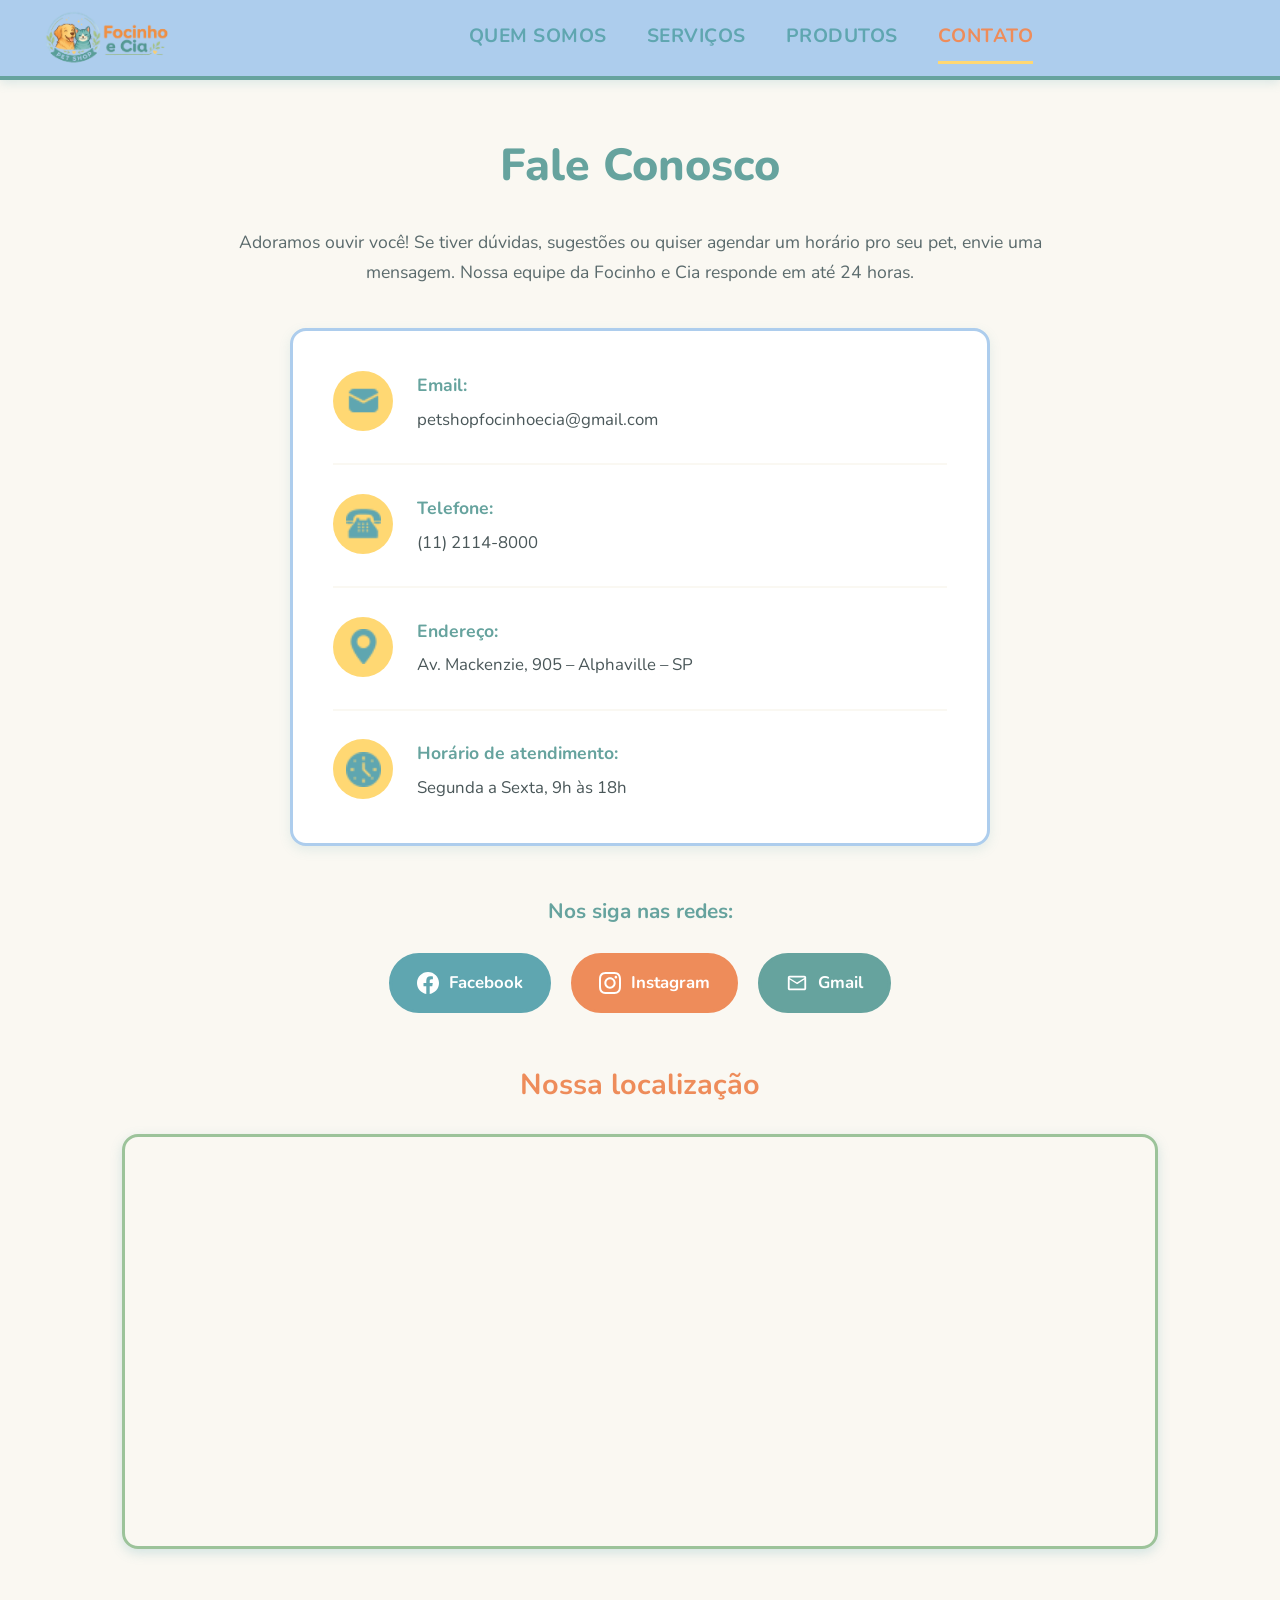
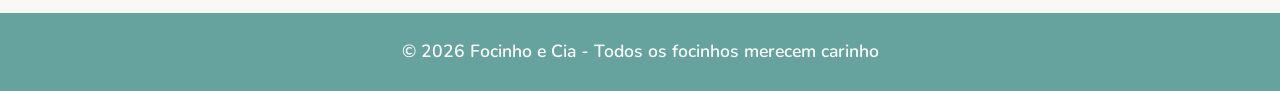
<file: contato.html>
<!DOCTYPE html>
<html lang="pt-BR">
<head>
    <meta charset="UTF-8">
    <meta name="viewport" content="width=device-width, initial-scale=1.0">
    <link rel="stylesheet" href="contato.css">
    <link rel="preconnect" href="https://fonts.googleapis.com">
    <link rel="preconnect" href="https://fonts.gstatic.com" crossorigin>
    <link href="https://fonts.googleapis.com/css2?family=Nunito:wght@400;600;700;800&display=swap" rel="stylesheet">
    <link rel="icon" type="image/png" href="img/logo-focinho-cia.png">
    <title>Contato - Focinho e Cia</title>
</head>
<body>

    <header>
        <div class="logo-header">
            <a href="index.html" class="logo-link">
                <img src="img/logo-focinho-cia.png" alt="Logo Focinho e Cia - Voltar para página inicial" class="logo-img">
            </a>
        </div>

        <button class="menu-hamburger" aria-label="Abrir menu">
            <span></span>
            <span></span>
            <span></span>
        </button>

        <nav class="menu-nav">
            <a href="quemSomos.html">Quem somos</a>
            <a href="servicos.html">Serviços</a>
            <a href="produtos.html">Produtos</a>
            <a href="contato.html" class="active">Contato</a>
        </nav>
    </header>

    <main>
        <section class="container">
            <h2>Fale Conosco</h2>

            <p>
                Adoramos ouvir você! Se tiver dúvidas, sugestões ou quiser agendar um horário pro seu pet,
                envie uma mensagem. Nossa equipe da Focinho e Cia responde em até 24 horas.
            </p>

            <!-- CONTATOS -->
            <div class="contatos-box">
                <div class="contato-item">
                    <span class="contato-icone"><img src="img/contato/email.png" alt="Ícone Email"></span>
                    <div>
                        <strong>Email:</strong>
                        <p>petshopfocinhoecia@gmail.com</p>
                    </div>
                </div>

                <div class="contato-item">
                    <span class="contato-icone"><img src="img/contato/telefone.png" alt="Ícone Telefone"></span>
                    <div>
                        <strong>Telefone:</strong>
                        <p>(11) 2114-8000</p>
                    </div>
                </div>

                <div class="contato-item">
                    <span class="contato-icone"><img src="img/contato/endereco.png" alt="Ícone Endereço"></span>
                    <div>
                        <strong>Endereço:</strong>
                        <p>Av. Mackenzie, 905 – Alphaville – SP</p>
                    </div>
                </div>

                <div class="contato-item">
                    <span class="contato-icone"><img src="img/contato/atendimento.png" alt="Ícone Horário"></span>
                    <div>
                        <strong>Horário de atendimento:</strong>
                        <p>Segunda a Sexta, 9h às 18h</p>
                    </div>
                </div>
            </div>

            <!-- BOTÕES SOCIAIS -->
            <div class="social-botoes">
                <h4>Nos siga nas redes:</h4>
                <div class="botoes-wrapper">
                    <a href="https://www.facebook.com/share/1GeWh5Vkji/?mibextid=wwXIfr" target="_blank" class="btn-social btn-facebook" aria-label="Facebook da Focinho e Cia">
                        <svg viewBox="0 0 24 24" width="22" height="22" fill="currentColor">
                            <path d="M24 12.073c0-6.627-5.373-12-12-12s-12 5.373-12 12c0 5.99 4.388 10.954 10.125 11.854v-8.385H7.078v-3.47h3.047V9.43c0-3.007 1.792-4.669 4.533-4.669 1.312 0 2.686.235 2.686.235v2.953H15.83c-1.491 0-1.956.925-1.956 1.874v2.25h3.328l-.532 3.47h-2.796v8.385C19.612 23.027 24 18.062 24 12.073z"/>
                        </svg>
                        Facebook
                    </a>
                    
                    <a href="https://www.instagram.com/petshopfocinhoecia/" target="_blank" class="btn-social btn-instagram" aria-label="Instagram da Focinho e Cia">
                        <svg viewBox="0 0 24 24" width="22" height="22" fill="currentColor">
                            <path d="M12 2.163c3.204 0 3.584.012 4.85.07 3.252.148 4.771 1.691 4.919 4.919.058 1.265.069 1.645.069 4.849 0 3.205-.012 3.584-.069 4.849-.149 3.225-1.664 4.771-4.919 4.919-1.266.058-1.644.07-4.85.07-3.204 0-3.584-.012-4.849-.07-3.26-.149-4.771-1.699-4.919-4.92-.058-1.265-.07-1.644-.07-4.849 0-3.204.013-3.583.07-4.849.149-3.227 1.664-4.771 4.919-4.919 1.266-.057 1.645-.069 4.849-.069zm0-2.163c-3.259 0-3.667.014-4.947.072-4.358.2-6.78 2.618-6.98 6.98-.059 1.281-.073 1.689-.073 4.948 0 3.259.014 3.668.072 4.948.2 4.358 2.618 6.78 6.98 6.98 1.281.058 1.689.072 4.948.072 3.259 0 3.668-.014 4.948-.072 4.354-.2 6.782-2.618 6.979-6.98.059-1.28.073-1.689.073-4.948 0-3.259-.014-3.667-.072-4.947-.196-4.354-2.617-6.78-6.979-6.98-1.281-.059-1.69-.073-4.949-.073zm0 5.838c-3.403 0-6.162 2.759-6.162 6.162s2.759 6.163 6.162 6.163 6.162-2.759 6.162-6.163c0-3.403-2.759-6.162-6.162-6.162zm0 10.162c-2.209 0-4-1.79-4-4 0-2.209 1.791-4 4-4s4 1.791 4 4c0 2.21-1.791 4-4 4zm6.406-11.845c-.796 0-1.441.645-1.441 1.44s.645 1.44 1.441 1.44c.795 0 1.439-.645 1.439-1.44s-.644-1.44-1.439-1.44z"/>
                        </svg>
                        Instagram
                    </a>

                    <a href="mailto:petshopfocinhoecia@gmail.com" class="btn-social btn-email" aria-label="Enviar email para Focinho e Cia">
                        <svg viewBox="0 0 24 24" width="22" height="22" fill="white" xmlns="http://www.w3.org/2000/svg">
                            <path d="M22 6c0-1.1-.9-2-2-2H4c-1.1 0-2 .9-2 2v12c0 1.1.9 2 2 2h16c1.1 0 2-.9 2-2V6zm-2 0v.5l-8 5-8-5V6h16zm0 12H4V8.2l7.4 4.6c.5.3 1.1.3 1.6 0L20 8.2V18z"/>
                        </svg>
                        Gmail
                    </a>
                </div>
            </div>

            <!-- MAPA -->
            <h3>Nossa localização</h3>
            <div class="mapa-container">
                <iframe 
                    src="https://www.google.com/maps/embed?pb=!1m18!1m12!1m3!1d3657.880904861384!2d-46.826332!3d-23.531447!2m3!1f0!2f0!3f0!3m2!1i1024!2i768!4f13.1!3m3!1m2!1s0x94cf01f5f1a8b8b9%3A0x5f3e8c9c8c8c!2sAv.%20Mackenzie%2C%20905%20-%20Alphaville%20Industrial%2C%20Barueri%20-%20SP!5e0!3m2!1spt-BR!2sbr!4v1710000000000!5m2!1spt-BR!2sbr"
                    width="100%" 
                    height="400" 
                    style="border:0;" 
                    allowfullscreen=""
                    loading="lazy" 
                    referrerpolicy="no-referrer-when-downgrade">
                </iframe>
            </div>
        </section>
    </main>

    <footer>
        <p>© 2026 Focinho e Cia - Todos os focinhos merecem carinho</p>
    </footer>

    <!-- BOTÃO FLUTUANTE VOLTAR AO TOPO -->
    <button class="topo-float" id="topo-float" aria-label="Voltar ao topo">
        <svg xmlns="http://www.w3.org/2000/svg" width="24" height="24" viewBox="0 0 24 24" fill="none" stroke="white" stroke-width="2.5">
            <path d="M18 15l-6-6-6 6"/>
        </svg>
        <span class="topo-tooltip">Voltar ao topo</span>
    </button>

    <script>
        // MENU SANDUÍCHE
        const btnHamburger = document.querySelector('.menu-hamburger');
        const menuNav = document.querySelector('.menu-nav');

        btnHamburger.addEventListener('click', () => {
            menuNav.classList.toggle('active');
            btnHamburger.classList.toggle('active');
        });

        document.querySelectorAll('.menu-nav a').forEach(link => {
            link.addEventListener('click', () => {
                menuNav.classList.remove('active');
                btnHamburger.classList.remove('active');
            });
        });

        // BOTÃO VOLTAR AO TOPO
        const btnTopo = document.getElementById('topo-float');

        window.addEventListener('scroll', () => {
            if (window.scrollY > 300) {
                btnTopo.classList.add('visivel');
            } else {
                btnTopo.classList.remove('visivel');
            }
        });

        btnTopo.addEventListener('click', () => {
            window.scrollTo({
                top: 0,
                behavior: 'smooth'
            });
        });
    </script>
</body>
</html>
</file>
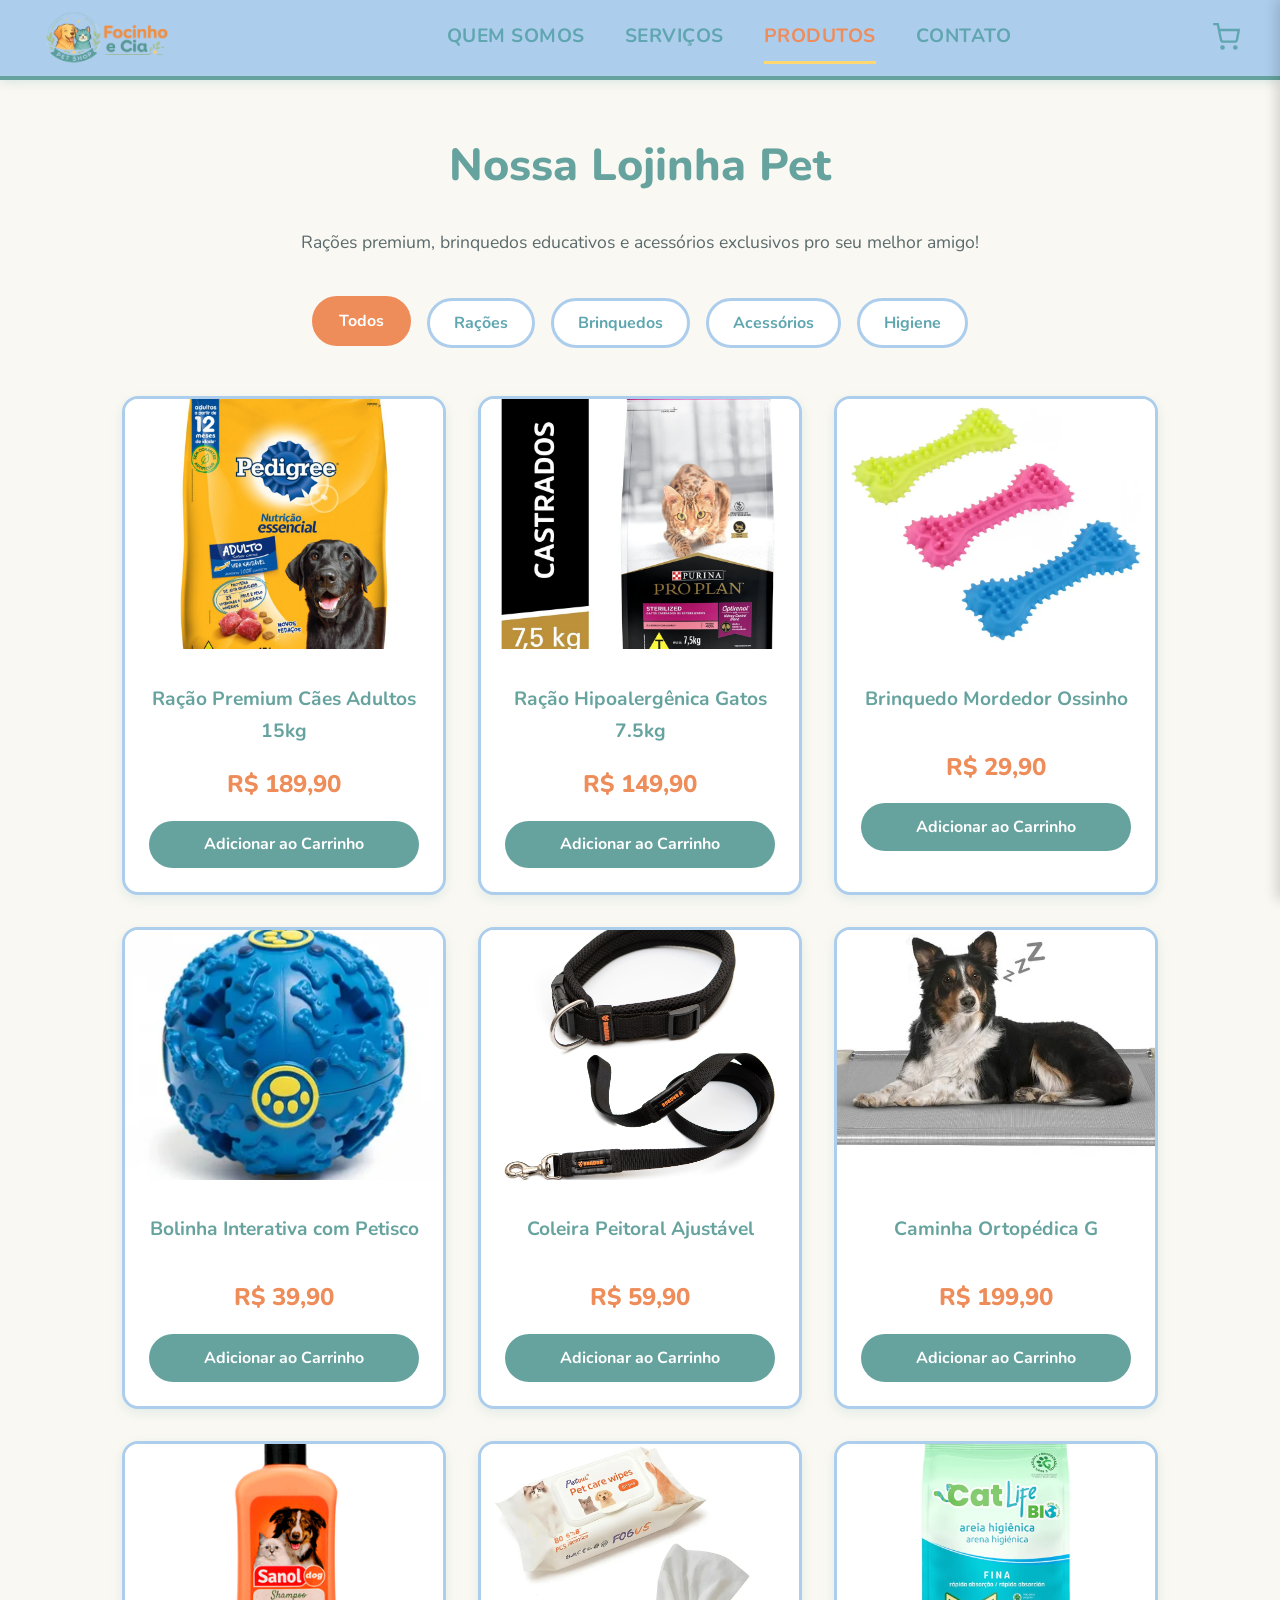
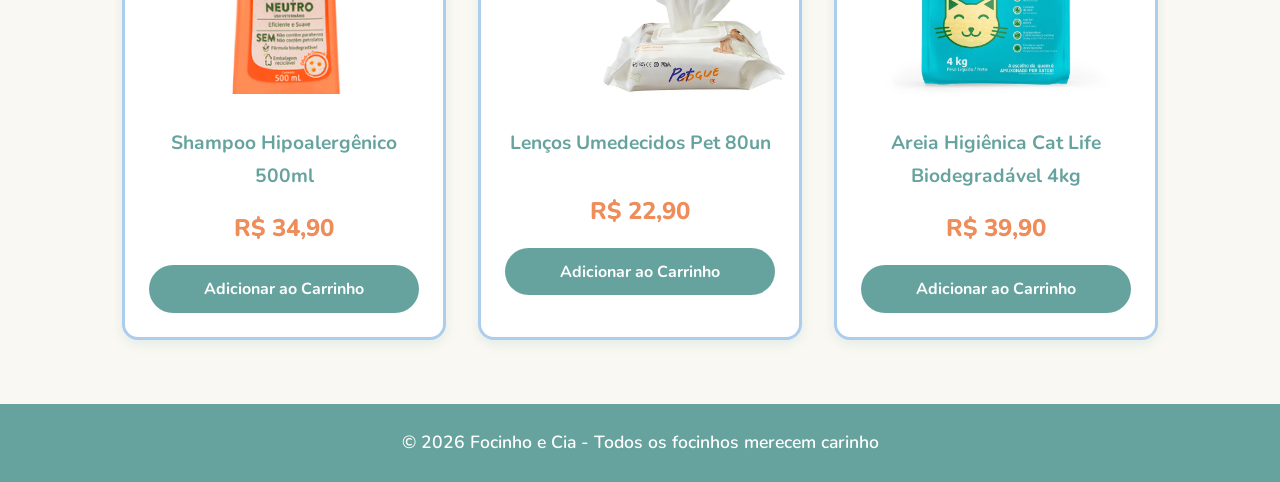
<file: produtos.html>
<!DOCTYPE html>
<html lang="pt-BR">
<head>
    <meta charset="UTF-8">
    <meta name="viewport" content="width=device-width, initial-scale=1.0">
    <link rel="stylesheet" href="produtos.css">
    <link rel="preconnect" href="https://fonts.googleapis.com">
    <link rel="preconnect" href="https://fonts.gstatic.com" crossorigin>
    <link href="https://fonts.googleapis.com/css2?family=Nunito:wght@400;600;700;800&display=swap" rel="stylesheet">
    <link rel="icon" type="image/png" href="img/logo-focinho-cia.png">
    <title>Produtos - Focinho e Cia</title>
</head>
<body>

    <header>
        <div class="logo-header">
            <a href="index.html" class="logo-link">
                <img src="img/logo-focinho-cia.png" alt="Logo Focinho e Cia - Voltar para página inicial" class="logo-img">
            </a>
        </div>

        <button class="menu-hamburger" aria-label="Abrir menu">
            <span></span>
            <span></span>
            <span></span>
        </button>

        <nav class="menu-nav">
            <a href="quemSomos.html">Quem somos</a>
            <a href="servicos.html">Serviços</a>
            <a href="produtos.html" class="active">Produtos</a>
            <a href="contato.html">Contato</a>
        </nav>

        <button class="carrinho-icon" id="abrir-carrinho" aria-label="Abrir carrinho">
            <svg xmlns="http://www.w3.org/2000/svg" width="28" height="28" viewBox="0 0 24 24" fill="none" stroke="currentColor" stroke-width="2">
                <circle cx="9" cy="21" r="1"></circle>
                <circle cx="20" cy="21" r="1"></circle>
                <path d="M1 1h4l2.68 13.39a2 2 0 0 0 2 1.61h9.72a2 2 0 0 0 2-1.61L23 6H6"></path>
            </svg>
            <span class="carrinho-contador">0</span>
        </button>
    </header>

    <main>
        <section class="container">
            <h2>Nossa Lojinha Pet</h2>
            <p>Rações premium, brinquedos educativos e acessórios exclusivos pro seu melhor amigo!</p>

            <div class="filtros">
                <button class="filtro-btn active" data-categoria="todos">Todos</button>
                <button class="filtro-btn" data-categoria="racao">Rações</button>
                <button class="filtro-btn" data-categoria="brinquedo">Brinquedos</button>
                <button class="filtro-btn" data-categoria="acessorio">Acessórios</button>
                <button class="filtro-btn" data-categoria="higiene">Higiene</button>
            </div>

            <div class="produtos-grid" id="lista-produtos">
                <!-- Produtos carregados via JS -->
            </div>
        </section>
    </main>

    <!-- CARRINHO LATERAL -->
    <div class="carrinho-overlay" id="carrinho-overlay"></div>
    <aside class="carrinho" id="carrinho">
        <div class="carrinho-header">
            <h3>Seu Carrinho</h3>
            <button class="fechar-carrinho" id="fechar-carrinho">&times;</button>
        </div>
        <div class="carrinho-itens" id="carrinho-itens">
            <p class="carrinho-vazio">Seu carrinho está vazio</p>
        </div>
        <div class="carrinho-footer">
            <div class="carrinho-total">
                <span>Total:</span>
                <span id="carrinho-total">R$ 0,00</span>
            </div>
            <button class="btn-finalizar" id="finalizar-compra">Finalizar Compra</button>
        </div>
    </aside>

    <footer>
        <p>© 2026 Focinho e Cia - Todos os focinhos merecem carinho</p>
    </footer>

    <!-- BOTÃO FLUTUANTE VOLTAR AO TOPO -->
    <button class="topo-float" id="topo-float" aria-label="Voltar ao topo">
        <svg xmlns="http://www.w3.org/2000/svg" width="24" height="24" viewBox="0 0 24 24" fill="none" stroke="white" stroke-width="2.5">
            <path d="M18 15l-6-6-6 6"/>
        </svg>
        <span class="topo-tooltip">Voltar ao topo</span>
    </button>

    <script>
        
        // PRODUTOS DA FOCINHO E CIA
        const produtos = [
            { id: 1, nome: "Ração Premium Cães Adultos 15kg", preco: 189.90, categoria: "racao", img: "img/produtos/racaocachorro.png" },
            { id: 2, nome: "Ração Hipoalergênica Gatos 7.5kg", preco: 149.90, categoria: "racao", img: "img/produtos/racao.png" },
            { id: 3, nome: "Brinquedo Mordedor Ossinho", preco: 29.90, categoria: "brinquedo", img: "img/produtos/mordedor.png" },
            { id: 4, nome: "Bolinha Interativa com Petisco", preco: 39.90, categoria: "brinquedo", img: "img/produtos/bolinha.png" },
            { id: 5, nome: "Coleira Peitoral Ajustável", preco: 59.90, categoria: "acessorio", img: "img/produtos/coleira.png" },
            { id: 6, nome: "Caminha Ortopédica G", preco: 199.90, categoria: "acessorio", img: "img/produtos/caminha.png" },
            { id: 7, nome: "Shampoo Hipoalergênico 500ml", preco: 34.90, categoria: "higiene", img: "img/produtos/shampoo.png" },
            { id: 8, nome: "Lenços Umedecidos Pet 80un", preco: 22.90, categoria: "higiene", img: "img/produtos/lenco.png" },
            { id: 9, nome: "Areia Higiênica Cat Life Biodegradável 4kg", preco: 39.90, categoria: "higiene", img: "img/produtos/areia.png" }
        ];

        let carrinho = JSON.parse(localStorage.getItem('carrinhoFocinho')) || [];

        const listaProdutos = document.getElementById('lista-produtos');
        const carrinhoItens = document.getElementById('carrinho-itens');
        const carrinhoTotal = document.getElementById('carrinho-total');
        const carrinhoContador = document.querySelector('.carrinho-contador');
        const carrinhoEl = document.getElementById('carrinho');
        const overlay = document.getElementById('carrinho-overlay');

        // RENDERIZAR PRODUTOS
        function renderizarProdutos(categoria = 'todos') {
            listaProdutos.innerHTML = '';
            const produtosFiltrados = categoria === 'todos' 
                ? produtos 
                : produtos.filter(p => p.categoria === categoria);

            produtosFiltrados.forEach(produto => {
                const card = document.createElement('div');
                card.className = 'produto-card';
                card.innerHTML = `
                    <img src="${produto.img}" alt="${produto.nome}">
                    <div class="produto-info">
                        <h3>${produto.nome}</h3>
                        <p class="produto-preco">R$ ${produto.preco.toFixed(2).replace('.', ',')}</p>
                        <button class="btn-add-carrinho" onclick="addCarrinho(${produto.id})">
                            Adicionar ao Carrinho
                        </button>
                    </div>
                `;
                listaProdutos.appendChild(card);
            });
        }

        // FILTROS
        document.querySelectorAll('.filtro-btn').forEach(btn => {
            btn.addEventListener('click', () => {
                document.querySelector('.filtro-btn.active').classList.remove('active');
                btn.classList.add('active');
                renderizarProdutos(btn.dataset.categoria);
            });
        });

        // ADICIONAR AO CARRINHO
        function addCarrinho(id) {
            const produto = produtos.find(p => p.id === id);
            const itemExistente = carrinho.find(item => item.id === id);

            if (itemExistente) {
                itemExistente.qtd++;
            } else {
                carrinho.push({ ...produto, qtd: 1 });
            }

            salvarCarrinho();
            atualizarCarrinho();
            abrirCarrinho();
        }

        // ATUALIZAR CARRINHO
        function atualizarCarrinho() {
            if (carrinho.length === 0) {
                carrinhoItens.innerHTML = '<p class="carrinho-vazio">Seu carrinho está vazio</p>';
            } else {
                carrinhoItens.innerHTML = carrinho.map(item => `
                    <div class="carrinho-item">
                        <img src="${item.img}" alt="${item.nome}">
                        <div class="carrinho-item-info">
                            <h4>${item.nome}</h4>
                            <p>R$ ${item.preco.toFixed(2).replace('.', ',')}</p>
                            <div class="carrinho-qtd">
                                <button onclick="alterarQtd(${item.id}, -1)">-</button>
                                <span>${item.qtd}</span>
                                <button onclick="alterarQtd(${item.id}, 1)">+</button>
                            </div>
                        <button class="remover-item" onclick="removerItem(${item.id})">&times;</button>
                    </div>
                `).join('');
            }

            const total = carrinho.reduce((sum, item) => sum + (item.preco * item.qtd), 0);
            const qtdTotal = carrinho.reduce((sum, item) => sum + item.qtd, 0);
            
            carrinhoTotal.textContent = `R$ ${total.toFixed(2).replace('.', ',')}`;
            carrinhoContador.textContent = qtdTotal;
            carrinhoContador.style.display = qtdTotal > 0 ? 'flex' : 'none';
        }

        function alterarQtd(id, delta) {
            const item = carrinho.find(item => item.id === id);
            item.qtd += delta;
            if (item.qtd <= 0) {
                removerItem(id);
            } else {
                salvarCarrinho();
                atualizarCarrinho();
            }
        }

        function removerItem(id) {
            carrinho = carrinho.filter(item => item.id !== id);
            salvarCarrinho();
            atualizarCarrinho();
        }

        function salvarCarrinho() {
            localStorage.setItem('carrinhoFocinho', JSON.stringify(carrinho));
        }

        // ABRIR/FECHAR CARRINHO
        function abrirCarrinho() {
            carrinhoEl.classList.add('active');
            overlay.classList.add('active');
        }

        function fecharCarrinho() {
            carrinhoEl.classList.remove('active');
            overlay.classList.remove('active');
        }

        document.getElementById('abrir-carrinho').addEventListener('click', abrirCarrinho);
        document.getElementById('fechar-carrinho').addEventListener('click', fecharCarrinho);
        overlay.addEventListener('click', fecharCarrinho);

        // FINALIZAR COMPRA
        document.getElementById('finalizar-compra').addEventListener('click', () => {
            if (carrinho.length === 0) {
                alert('Seu carrinho está vazio!');
                return;
            }
            const total = carrinho.reduce((sum, item) => sum + (item.preco * item.qtd), 0);
            const mensagem = `Olá! Gostaria de finalizar meu pedido:\n\n${carrinho.map(item => `${item.qtd}x ${item.nome} - R$ ${(item.preco * item.qtd).toFixed(2)}`).join('\n')}\n\nTotal: R$ ${total.toFixed(2)}`;
            window.open(`https://wa.me/5511957957211?text=${encodeURIComponent(mensagem)}`, '_blank');
        });

        // BOTÃO VOLTAR AO TOPO
        const btnTopo = document.getElementById('topo-float');

        window.addEventListener('scroll', () => {
            if (window.scrollY > 300) {
                btnTopo.classList.add('visivel');
            } else {
                btnTopo.classList.remove('visivel');
            }
        });

        btnTopo.addEventListener('click', () => {
            window.scrollTo({
                top: 0,
                behavior: 'smooth'
            });
        });

        // INICIALIZAR
        renderizarProdutos();
        atualizarCarrinho();

        // MENU SANDUÍCHE
        const btnHamburger = document.querySelector('.menu-hamburger');
        const menuNav = document.querySelector('.menu-nav');

        btnHamburger.addEventListener('click', () => {
            menuNav.classList.toggle('active');
            btnHamburger.classList.toggle('active');
        });

        document.querySelectorAll('.menu-nav a').forEach(link => {
            link.addEventListener('click', () => {
                menuNav.classList.remove('active');
                btnHamburger.classList.remove('active');
            });
        });
    </script>
</body>
</html>
</file>
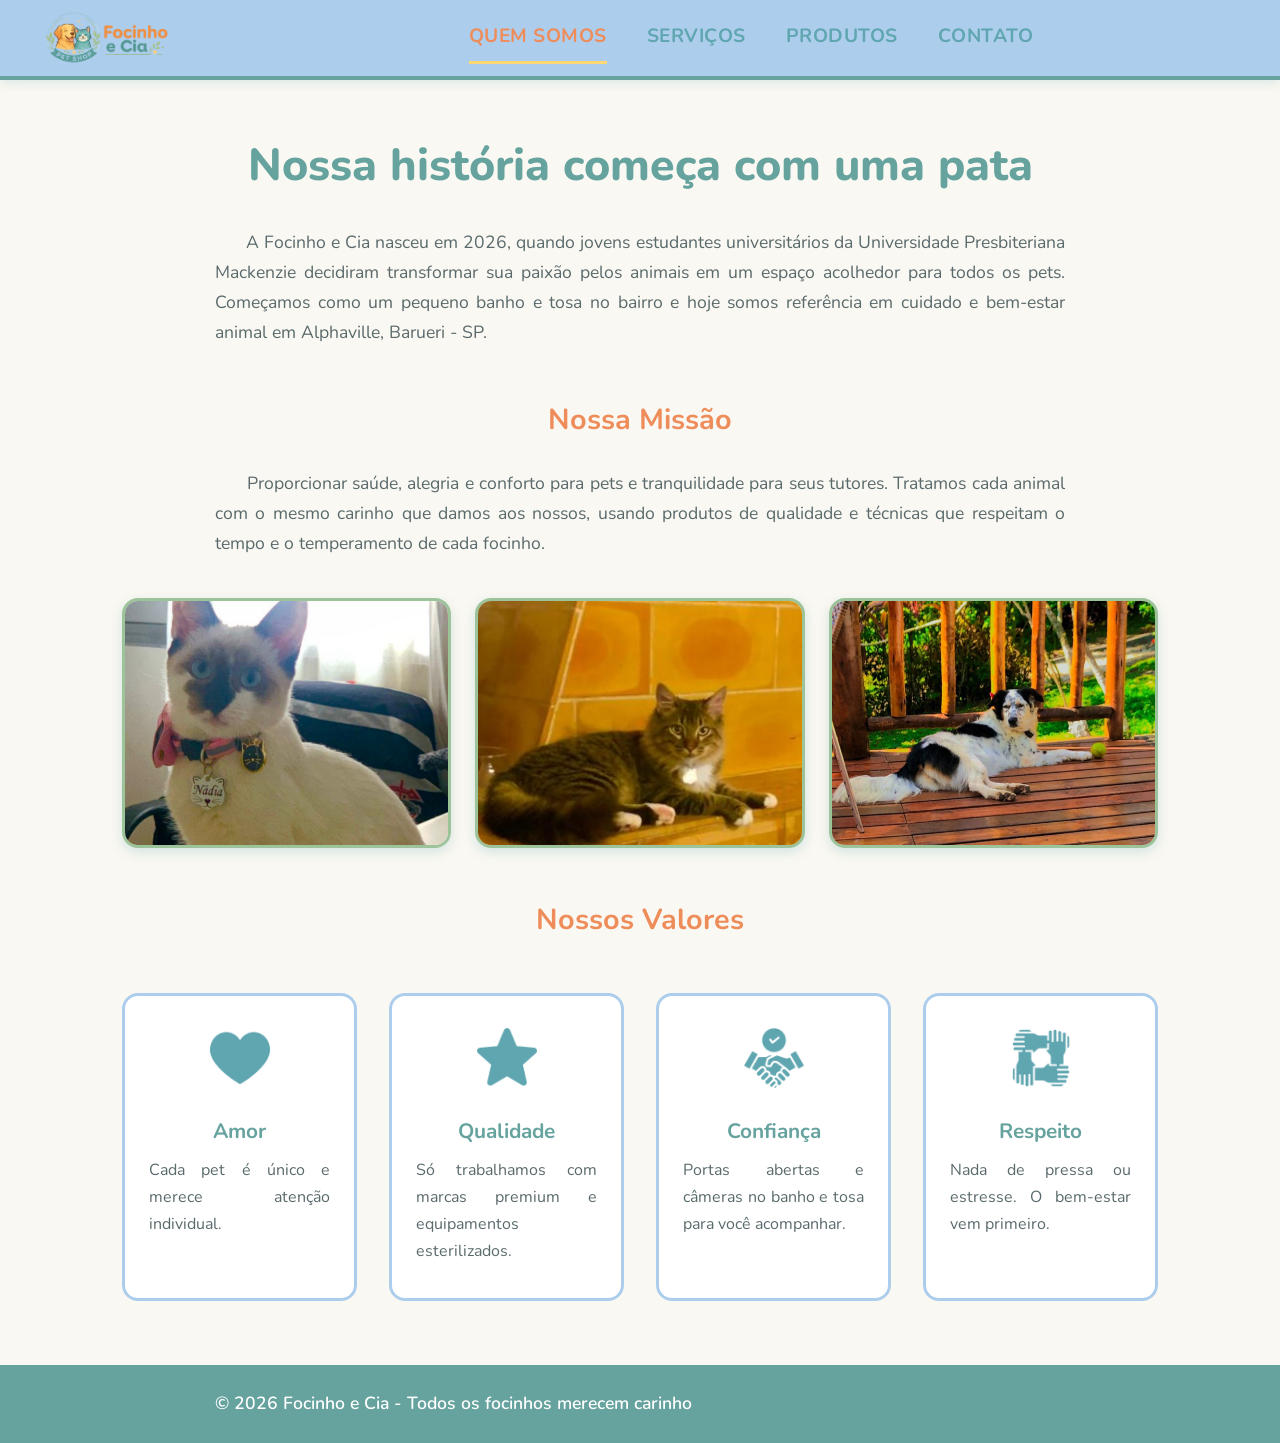
<file: quemSomos.html>
<!DOCTYPE html>
<html lang="pt-BR">
<head>
    <meta charset="UTF-8">
    <meta name="viewport" content="width=device-width, initial-scale=1.0">
    <link rel="stylesheet" href="quemSomos.css">
    <link rel="preconnect" href="https://fonts.googleapis.com">
    <link rel="preconnect" href="https://fonts.gstatic.com" crossorigin>
    <link href="https://fonts.googleapis.com/css2?family=Nunito:wght@400;600;700;800&display=swap" rel="stylesheet">
    <link rel="icon" type="image/png" href="img/logo-focinho-cia.png">
    <title>Quem Somos - Focinho e Cia</title>
</head>
<body>

    <header>
        <div class="logo-header">
            <a href="index.html" class="logo-link">
                <img src="img/logo-focinho-cia.png" alt="Logo Focinho e Cia - Voltar para página inicial" class="logo-img">
            </a>
        </div>

        <button class="menu-hamburger" aria-label="Abrir menu">
            <span></span>
            <span></span>
            <span></span>
        </button>

        <nav class="menu-nav">
            <a href="quemSomos.html" class="active">Quem somos</a>
            <a href="servicos.html">Serviços</a>
            <a href="produtos.html">Produtos</a>
            <a href="contato.html">Contato</a>
        </nav>
    </header>

    <main>
        <section class="container">
            <h2>Nossa história começa com uma pata</h2>

            <p>
                &nbsp; &nbsp; &nbsp; A Focinho e Cia nasceu em 2026, quando jovens estudantes universitários da Universidade Presbiteriana Mackenzie decidiram transformar 
                sua paixão pelos animais em um espaço acolhedor para todos os pets. Começamos como um 
                pequeno banho e tosa no bairro e hoje somos referência em cuidado e bem-estar animal em Alphaville, Barueri - SP.
            </p>

            <h3>Nossa Missão</h3>
            <p>
                &nbsp; &nbsp; &nbsp; Proporcionar saúde, alegria e conforto para pets e tranquilidade para seus tutores. 
                Tratamos cada animal com o mesmo carinho que damos aos nossos, usando produtos de qualidade 
                e técnicas que respeitam o tempo e o temperamento de cada focinho.
            </p>

            <div class="imagens">
                <img src="img/quemSomos/2.jpeg" 
                     alt="Equipe cuidando de cachorro">
                
                <img src="img/quemSomos/1.jpeg" 
                     alt="Veterinária examinando gato">
                
                <img src="img/quemSomos/3.jpeg" 
                     alt="Espaço interno do pet shop">
            </div>

            <h3>Nossos Valores</h3>
            <div class="valores">
                <div class="valor-item">
                    <span class="valor-icone"><img src="img/quemSomos/amor.png" alt="Ícone Amor"></span>
                    <h4>Amor</h4>
                    <p>Cada pet é único e merece atenção individual.</p>
                </div>
                <div class="valor-item">
                    <span class="valor-icone"><img src="img/quemSomos/qualidade.png" alt="Ícone Qualidade"></span>
                    <h4>Qualidade</h4>
                    <p>Só trabalhamos com marcas premium e equipamentos esterilizados.</p>
                </div>
                <div class="valor-item">
                    <span class="valor-icone"><img src="img/quemSomos/confianca.png" alt="Ícone Confiança"></span>
                    <h4>Confiança</h4>
                    <p>Portas abertas e câmeras no banho e tosa para você acompanhar.</p>
                </div>
                <div class="valor-item">
                    <span class="valor-icone"><img src="img/quemSomos/respeito.png" alt="Ícone Respeito"></span>
                    <h4>Respeito</h4>
                    <p>Nada de pressa ou estresse. O bem-estar vem primeiro.</p>
                </div>
            </div>
        </section>
    </main>

    <footer>
        <p>© 2026 Focinho e Cia - Todos os focinhos merecem carinho</p>
    </footer>

    <!-- BOTÃO FLUTUANTE VOLTAR AO TOPO -->
    <button class="topo-float" id="topo-float" aria-label="Voltar ao topo">
        <svg xmlns="http://www.w3.org/2000/svg" width="24" height="24" viewBox="0 0 24 24" fill="none" stroke="white" stroke-width="2.5">
            <path d="M18 15l-6-6-6 6"/>
        </svg>
        <span class="topo-tooltip">Voltar ao topo</span>
    </button>

    <script>
        // MENU SANDUÍCHE
        const btnHamburger = document.querySelector('.menu-hamburger');
        const menuNav = document.querySelector('.menu-nav');

        btnHamburger.addEventListener('click', () => {
            menuNav.classList.toggle('active');
            btnHamburger.classList.toggle('active');
        });

        document.querySelectorAll('.menu-nav a').forEach(link => {
            link.addEventListener('click', () => {
                menuNav.classList.remove('active');
                btnHamburger.classList.remove('active');
            });
        });

        // BOTÃO VOLTAR AO TOPO
        const btnTopo = document.getElementById('topo-float');

        window.addEventListener('scroll', () => {
            if (window.scrollY > 300) {
                btnTopo.classList.add('visivel');
            } else {
                btnTopo.classList.remove('visivel');
            }
        });

        btnTopo.addEventListener('click', () => {
            window.scrollTo({
                top: 0,
                behavior: 'smooth'
            });
        });
    </script>
</body>
</html>
</file>
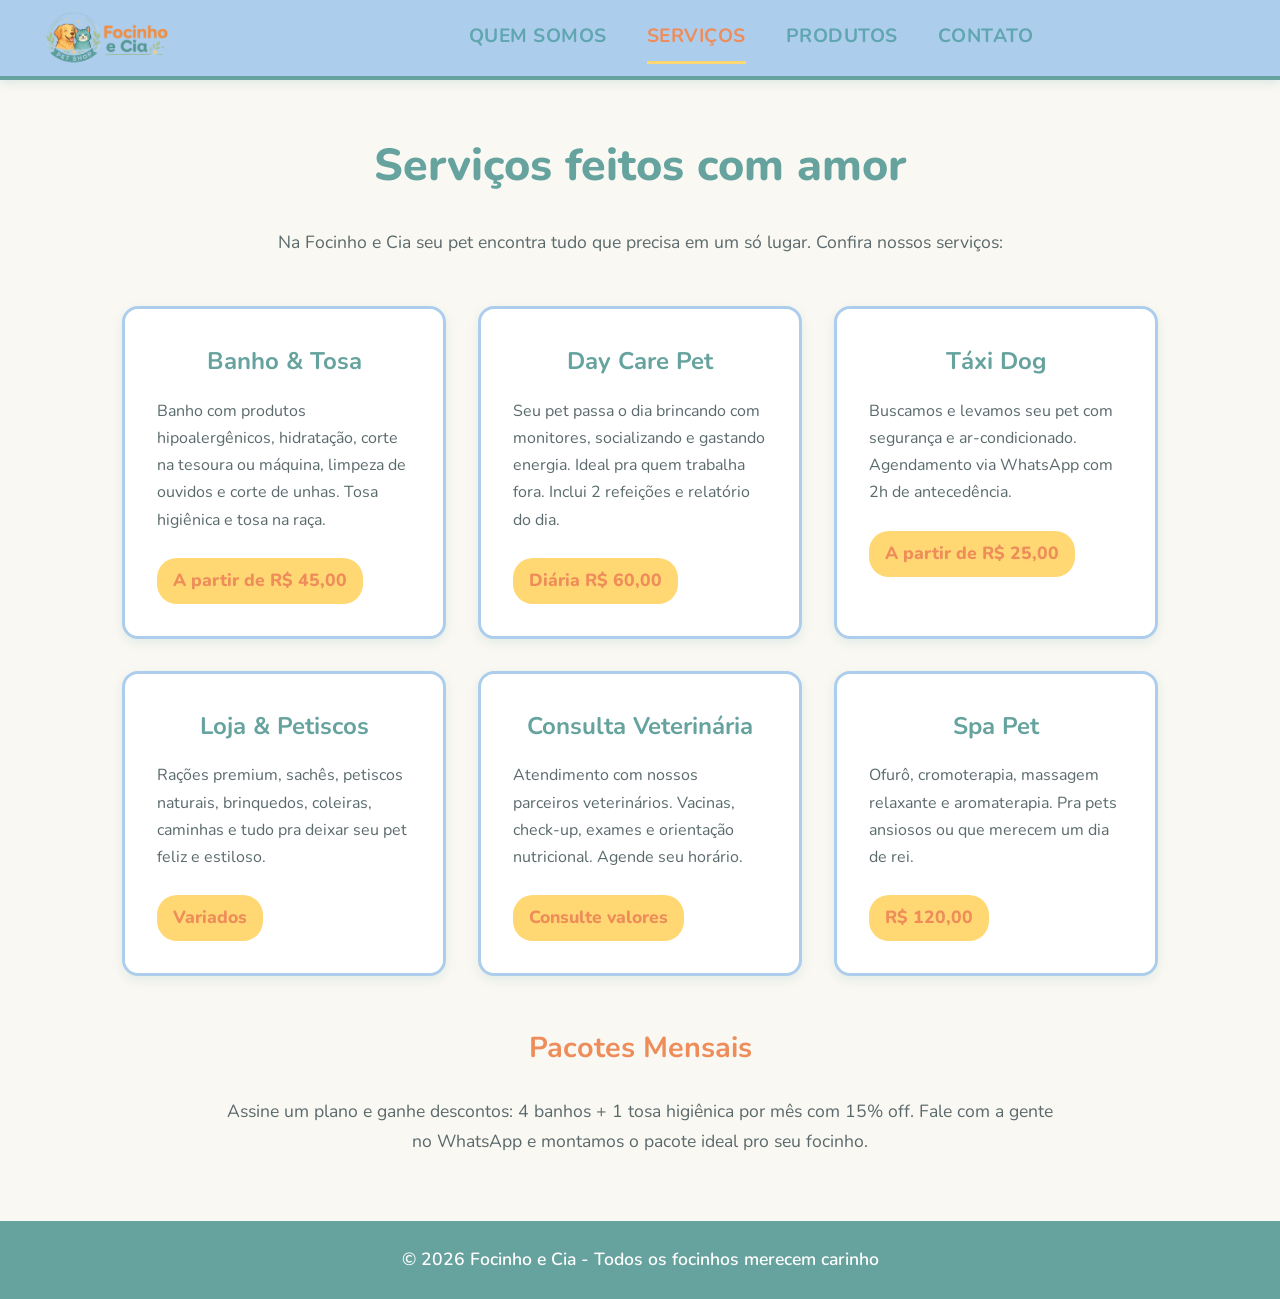
<file: servicos.html>
<!DOCTYPE html>
<html lang="pt-BR">
<head>
    <meta charset="UTF-8">
    <meta name="viewport" content="width=device-width, initial-scale=1.0">
    <link rel="stylesheet" href="servicos.css">
    <link rel="preconnect" href="https://fonts.googleapis.com">
    <link rel="preconnect" href="https://fonts.gstatic.com" crossorigin>
    <link href="https://fonts.googleapis.com/css2?family=Nunito:wght@400;600;700;800&display=swap" rel="stylesheet">
    <link rel="icon" type="image/png" href="img/logo-focinho-cia.png">
    <title>Serviços - Focinho e Cia</title>
</head>
<body>

    <header>
        <div class="logo-header">
            <a href="index.html" class="logo-link">
                <img src="img/logo-focinho-cia.png" alt="Logo Focinho e Cia - Voltar para página inicial" class="logo-img">
            </a>
        </div>

        <button class="menu-hamburger" aria-label="Abrir menu">
            <span></span>
            <span></span>
            <span></span>
        </button>

        <nav class="menu-nav">
            <a href="quemSomos.html">Quem somos</a>
            <a href="servicos.html" class="active">Serviços</a>
            <a href="produtos.html">Produtos</a>
            <a href="contato.html">Contato</a>
        </nav>
    </header>

    <main>
        <section class="container">
            <h2>Serviços feitos com amor</h2>

            <p>
                Na Focinho e Cia seu pet encontra tudo que precisa em um só lugar. Confira nossos serviços:
            </p>

            <div class="servicos-grid">
                <div class="card-servico">
                    <h3>Banho & Tosa</h3>
                    <p>Banho com produtos hipoalergênicos, hidratação, corte na tesoura ou máquina, limpeza de ouvidos e corte de unhas. Tosa higiênica e tosa na raça.</p>
                    <span class="preco">A partir de R$ 45,00</span>
                </div>

                <div class="card-servico">
                    <h3>Day Care Pet</h3>
                    <p>Seu pet passa o dia brincando com monitores, socializando e gastando energia. Ideal pra quem trabalha fora. Inclui 2 refeições e relatório do dia.</p>
                    <span class="preco">Diária R$ 60,00</span>
                </div>

                <div class="card-servico">
                    <h3>Táxi Dog</h3>
                    <p>Buscamos e levamos seu pet com segurança e ar-condicionado. Agendamento via WhatsApp com 2h de antecedência.</p>
                    <span class="preco">A partir de R$ 25,00</span>
                </div>

                <div class="card-servico">
                    <h3>Loja & Petiscos</h3>
                    <p>Rações premium, sachês, petiscos naturais, brinquedos, coleiras, caminhas e tudo pra deixar seu pet feliz e estiloso.</p>
                    <span class="preco">Variados</span>
                </div>

                <div class="card-servico">
                    <h3>Consulta Veterinária</h3>
                    <p>Atendimento com nossos parceiros veterinários. Vacinas, check-up, exames e orientação nutricional. Agende seu horário.</p>
                    <span class="preco">Consulte valores</span>
                </div>

                <div class="card-servico">
                    <h3>Spa Pet</h3>
                    <p>Ofurô, cromoterapia, massagem relaxante e aromaterapia. Pra pets ansiosos ou que merecem um dia de rei.</p>
                    <span class="preco">R$ 120,00</span>
                </div>
            </div>

            <h3>Pacotes Mensais</h3>
            <p>
                Assine um plano e ganhe descontos: 4 banhos + 1 tosa higiênica por mês com 15% off. 
                Fale com a gente no WhatsApp e montamos o pacote ideal pro seu focinho.
            </p>
        </section>
    </main>

    <footer>
        <p>© 2026 Focinho e Cia - Todos os focinhos merecem carinho</p>
    </footer>

    <!-- BOTÃO FLUTUANTE VOLTAR AO TOPO -->
    <button class="topo-float" id="topo-float" aria-label="Voltar ao topo">
        <svg xmlns="http://www.w3.org/2000/svg" width="24" height="24" viewBox="0 24 24" fill="none" stroke="white" stroke-width="2.5">
            <path d="M18 15l-6-6-6 6"/>
        </svg>
        <span class="topo-tooltip">Voltar ao topo</span>
    </button>

    <script>
        // MENU SANDUÍCHE
        const btnHamburger = document.querySelector('.menu-hamburger');
        const menuNav = document.querySelector('.menu-nav');

        btnHamburger.addEventListener('click', () => {
            menuNav.classList.toggle('active');
            btnHamburger.classList.toggle('active');
        });

        document.querySelectorAll('.menu-nav a').forEach(link => {
            link.addEventListener('click', () => {
                menuNav.classList.remove('active');
                btnHamburger.classList.remove('active');
            });
        });

        // BOTÃO VOLTAR AO TOPO
        const btnTopo = document.getElementById('topo-float');

        window.addEventListener('scroll', () => {
            if (window.scrollY > 300) {
                btnTopo.classList.add('visivel');
            } else {
                btnTopo.classList.remove('visivel');
            }
        });

        btnTopo.addEventListener('click', () => {
            window.scrollTo({
                top: 0,
                behavior: 'smooth'
            });
        });
    </script>
</body>
</html>
</file>
<file: contato.css>
/* ESTILIZAÇÃO */
* {
    margin: 0;
    padding: 0;
    box-sizing: border-box;
}

/* Paleta da Logo Focinho e Cia */
:root {
    --laranja-focinho: #EE8C5A;
    --verde-cia: #66A39E;
    --azul-contorno: #ADCDED;
    --amarelo-golden: #F7BF66;
    --azul-gato: #5FA6B0;
    --verde-folhas: #9CC39A;
    --amarelo-estrelas: #FFD873;
    --creme-fundo: #FAF8F2;
}

body {
    font-family: 'Nunito', 'Arial', sans-serif;
    background-color: var(--creme-fundo);
    color: #4A5759;
    line-height: 1.7;
}

header {
    background-color: var(--azul-contorno);
    padding: 0.4rem 2rem;
    display: flex;
    flex-direction: row;
    align-items: center;
    justify-content: space-between;
    box-shadow: 0 3px 10px rgba(95, 166, 176, 0.2);
    border-bottom: 4px solid var(--verde-cia);
    height: 80px;
    position: relative;
}

.logo-header {
    display: flex;
    align-items: center;
    flex-shrink: 0;
}

.logo-link {
    display: inline-block;
    transition: transform 0.3s ease;
}

.logo-link:hover {
    transform: scale(1.05);
}

.logo-img {
    height: 80px;
    width: auto;
    display: block;
    margin-top: -5px;
    margin-bottom: -5px;
}

/* MENU SANDUÍCHE */
.menu-hamburger {
    display: none;
    flex-direction: column;
    background: none;
    border: none;
    cursor: pointer;
    padding: 0.5rem;
    z-index: 101;
}

.menu-hamburger span {
    width: 25px;
    height: 3px;
    background-color: var(--azul-gato);
    margin: 3px 0;
    transition: 0.3s;
}

.menu-hamburger.active span:nth-child(1) {
    transform: rotate(-45deg) translate(-5px, 6px);
}

.menu-hamburger.active span:nth-child(2) {
    opacity: 0;
}

.menu-hamburger.active span:nth-child(3) {
    transform: rotate(45deg) translate(-5px, -6px);
}

.menu-nav {
    display: flex;
    gap: 2.5rem;
    align-items: center;
    margin: 0 auto;
    padding-left: 75px;
}

.menu-nav a {
    color: var(--azul-gato);
    text-decoration: none;
    font-weight: 700;
    font-size: 1.2rem;
    transition: all 0.3s;
    padding: 0.5rem 0;
    border-bottom: 3px solid transparent;
    text-transform: uppercase;
    letter-spacing: 0.5px;
}

.menu-nav a:hover, .menu-nav a.active {
    color: var(--laranja-focinho);
    border-bottom: 3px solid var(--amarelo-estrelas);
}

/* Container principal */
.container {
    max-width: 1100px;
    margin: 3rem auto;
    padding: 0 2rem;
    text-align: center;
}

h2 {
    font-size: 2.8rem;
    color: var(--verde-cia);
    margin-bottom: 1.5rem;
    font-weight: 800;
}

h3 {
    font-size: 1.8rem;
    color: var(--laranja-focinho);
    margin: 3rem 0 1.5rem 0;
}

h4 {
    font-size: 1.3rem;
    color: var(--verde-cia);
    margin-bottom: 0.5rem;
}

p {
    font-size: 1.1rem;
    max-width: 850px;
    margin: 0 auto 2.5rem auto;
    color: #5A6A6C;
}

/* Box de Contatos */
.contatos-box {
    background-color: white;
    padding: 2.5rem;
    border-radius: 16px;
    border: 3px solid var(--azul-contorno);
    box-shadow: 0 4px 12px rgba(95, 166, 176, 0.15);
    max-width: 700px;
    margin: 0 auto 2rem auto;
    text-align: left;
}

.contato-item {
    display: flex;
    align-items: flex-start;
    gap: 1.5rem;
    margin-bottom: 1.8rem;
    padding-bottom: 1.8rem;
    border-bottom: 2px solid var(--creme-fundo);
}

.contato-item:last-child {
    margin-bottom: 0;
    padding-bottom: 0;
    border-bottom: none;
}

.contato-icone {
    font-size: 2rem;
    background-color: var(--amarelo-estrelas);
    width: 60px;
    height: 60px;
    border-radius: 50%;
    display: flex;
    align-items: center;
    justify-content: center;
    flex-shrink: 0;
}

.contato-icone img {
    width: 35px;
    height: 35px;
    object-fit: contain;
}

.contato-item strong {
    color: var(--verde-cia);
    font-size: 1.1rem;
    display: block;
    margin-bottom: 0.3rem;
}

.contato-item p {
    font-size: 1.05rem;
    margin: 0;
    text-align: left;
    color: #4A5759;
}

/* BOTÕES SOCIAIS */
.social-botoes {
    margin: 3rem 0;
    text-align: center;
}

.social-botoes h4 {
    margin-bottom: 1.5rem;
}

.botoes-wrapper {
    display: flex;
    justify-content: center;
    gap: 1.2rem;
    flex-wrap: wrap;
}

.btn-social {
    display: inline-flex;
    align-items: center;
    gap: 0.6rem;
    padding: 0.8rem 1.6rem;
    border-radius: 50px;
    text-decoration: none;
    font-weight: 700;
    font-size: 1.05rem;
    transition: all 0.3s ease;
    border: 3px solid transparent;
    color: white;
}

.btn-social svg {
    flex-shrink: 0;
    display: block;
}

.btn-social:hover {
    transform: translateY(-4px);
    box-shadow: 0 8px 18px rgba(0, 0, 0, 0.2);
}

.btn-facebook {
    background-color: var(--azul-gato);
    border-color: var(--azul-gato);
}

.btn-facebook:hover {
    background-color: var(--azul-contorno);
    border-color: var(--azul-contorno);
    color: var(--azul-gato);
}

.btn-instagram {
    background-color: var(--laranja-focinho);
    border-color: var(--laranja-focinho);
}

.btn-instagram:hover {
    background-color: var(--amarelo-golden);
    border-color: var(--amarelo-golden);
    color: #4A5759;
}

.btn-email {
    background-color: var(--verde-cia);
    border-color: var(--verde-cia);
}

.btn-email:hover {
    background-color: var(--verde-folhas);
    border-color: var(--verde-folhas);
    color: #4A5759;
}

/* MAPA */
.mapa-container {
    border-radius: 16px;
    overflow: hidden;
    border: 3px solid var(--verde-folhas);
    box-shadow: 0 4px 12px rgba(95, 166, 176, 0.25);
    margin-bottom: 2rem;
}

/* FOOTER */
footer {
    background-color: var(--verde-cia);
    color: white;
    text-align: center;
    padding: 1.5rem;
    margin-top: 4rem;
}

footer p {
    margin: 0;
    color: white;
    font-weight: 600;
    max-width: none;
}

/* BOTÃO FLUTUANTE VOLTAR AO TOPO */
.topo-float {
    position: fixed;
    bottom: 25px;
    right: 25px;
    width: 55px;
    height: 55px;
    background-color: var(--laranja-focinho);
    border: none;
    border-radius: 50%;
    display: flex;
    align-items: center;
    justify-content: center;
    box-shadow: 0 4px 12px rgba(238, 140, 90, 0.4);
    z-index: 997;
    transition: all 0.3s;
    cursor: pointer;
    opacity: 0;
    visibility: hidden;
    transform: translateY(20px);
}

.topo-float.visivel {
    opacity: 1;
    visibility: visible;
    transform: translateY(0);
}

.topo-float:hover {
    background-color: #d66a2e;
    transform: translateY(-3px);
    box-shadow: 0 6px 20px rgba(238, 140, 90, 0.6);
}

.topo-tooltip {
    position: absolute;
    right: 70px;
    background: var(--verde-cia);
    color: white;
    padding: 0.5rem 1rem;
    border-radius: 8px;
    font-size: 0.9rem;
    white-space: nowrap;
    opacity: 0;
    visibility: hidden;
    transition: all 0.3s;
}

.topo-float:hover .topo-tooltip {
    opacity: 1;
    visibility: visible;
}

/* RESPONSIVIDADE */
@media (max-width: 768px) {
    .menu-hamburger {
        display: flex;
    }

    .menu-nav {
        display: none;
        position: absolute;
        top: 100%;
        left: 0;
        width: 100%;
        background-color: white;
        flex-direction: column;
        padding: 1rem 0;
        box-shadow: 0 4px 6px rgba(0,0,0,0.1);
        z-index: 100;
    }

    .menu-nav.active {
        display: flex;
    }

    .menu-nav a {
        padding: 1rem 2rem;
        border-bottom: 1px solid #eee;
    }

    header {
        padding: 0.3rem 1rem;
        height: 70px;
    }
    
    .logo-img {
        height: 75px;
        margin: -2px 0;
    }
    
    h2 {
        font-size: 2rem;
    }
    
    .container {
        padding: 0 1rem;
    }

    .botoes-wrapper {
        flex-direction: column;
        align-items: center;
    }
    
    .btn-social {
        width: 220px;
        justify-content: center;
    }
    
    .contatos-box {
        grid-template-columns: 1fr;
    }

    .topo-float {
        bottom: 20px;
        right: 20px;
        width: 50px;
        height: 50px;
    }
    
    .topo-tooltip {
        display: none;
    }
}
</file>
<file: produtos.css>
/* ESTILIZAÇÃO */
* {
    margin: 0;
    padding: 0;
    box-sizing: border-box;
}

/* Paleta da Logo Focinho e Cia */
:root {
    --laranja-focinho: #EE8C5A;
    --verde-cia: #66A39E;
    --azul-contorno: #ADCDED;
    --amarelo-golden: #F7BF66;
    --azul-gato: #5FA6B0;
    --verde-folhas: #9CC39A;
    --amarelo-estrelas: #FFD873;
    --creme-fundo: #FAF8F2;
    --cinza-texto: #4A5759;
}

body {
    font-family: 'Nunito', 'Arial', sans-serif;
    background-color: var(--creme-fundo);
    color: var(--cinza-texto);
    line-height: 1.7;
}

/* Header */
header {
    background-color: var(--azul-contorno);
    padding: 0.4rem 2rem;
    display: flex;
    flex-direction: row;
    align-items: center;
    justify-content: space-between;
    box-shadow: 0 3px 10px rgba(95, 166, 176, 0.2);
    border-bottom: 4px solid var(--verde-cia);
    height: 80px;
    position: relative;
}

.logo-header {
    display: flex;
    align-items: center;
    flex-shrink: 0;
}

.logo-link {
    display: inline-block;
    transition: transform 0.3s ease;
}

.logo-link:hover {
    transform: scale(1.05);
}

.logo-img {
    height: 80px;
    width: auto;
    display: block;
    margin-top: -5px;
    margin-bottom: -5px;
}

/* MENU SANDUÍCHE */
.menu-hamburger {
    display: none;
    flex-direction: column;
    background: none;
    border: none;
    cursor: pointer;
    padding: 0.5rem;
    z-index: 101;
}

.menu-hamburger span {
    width: 25px;
    height: 3px;
    background-color: var(--azul-gato);
    margin: 3px 0;
    transition: 0.3s;
}

.menu-hamburger.active span:nth-child(1) {
    transform: rotate(-45deg) translate(-5px, 6px);
}

.menu-hamburger.active span:nth-child(2) {
    opacity: 0;
}

.menu-hamburger.active span:nth-child(3) {
    transform: rotate(45deg) translate(-5px, -6px);
}

.menu-nav {
    display: flex;
    gap: 2.5rem;
    align-items: center;
    margin: 0 auto;
    padding-left: 75px;
}

.menu-nav a {
    color: var(--azul-gato);
    text-decoration: none;
    font-weight: 700;
    font-size: 1.2rem;
    transition: all 0.3s;
    padding: 0.5rem 0;
    border-bottom: 3px solid transparent;
    text-transform: uppercase;
    letter-spacing: 0.5px;
}

.menu-nav a:hover, .menu-nav a.active {
    color: var(--laranja-focinho);
    border-bottom: 3px solid var(--amarelo-estrelas);
}

/* ÍCONE CARRINHO */
.carrinho-icon {
    position: relative;
    background: none;
    border: none;
    cursor: pointer;
    color: var(--azul-gato);
    transition: all 0.3s;
    padding: 0.5rem;
}

.carrinho-icon:hover {
    color: var(--laranja-focinho);
    transform: scale(1.1);
}

.carrinho-contador {
    position: absolute;
    top: -5px;
    right: -5px;
    background-color: var(--laranja-focinho);
    color: white;
    font-size: 0.75rem;
    font-weight: 700;
    width: 22px;
    height: 22px;
    border-radius: 50%;
    display: none;
    align-items: center;
    justify-content: center;
}

/* Container principal */
.container {
    max-width: 1100px;
    margin: 3rem auto;
    padding: 0 2rem;
    text-align: center;
}

h2 {
    font-size: 2.8rem;
    color: var(--verde-cia);
    margin-bottom: 1.5rem;
    font-weight: 800;
}

p {
    font-size: 1.1rem;
    max-width: 850px;
    margin: 0 auto 2.5rem auto;
    color: #5A6A6C;
}

/* FILTROS */
.filtros {
    display: flex;
    gap: 1rem;
    justify-content: center;
    flex-wrap: wrap;
    margin-bottom: 3rem;
}

.filtro-btn {
    padding: 0.7rem 1.5rem;
    background-color: white;
    border: 3px solid var(--azul-contorno);
    border-radius: 50px;
    color: var(--azul-gato);
    font-weight: 700;
    font-size: 1rem;
    cursor: pointer;
    transition: all 0.3s;
    font-family: 'Nunito', sans-serif;
}

.filtro-btn:hover, .filtro-btn.active {
    background-color: var(--laranja-focinho);
    border-color: var(--laranja-focinho);
    color: white;
    transform: translateY(-2px);
}

/* PRODUTOS GRID */
.produtos-grid {
    display: grid;
    grid-template-columns: repeat(auto-fill, minmax(280px, 1fr));
    gap: 2rem;
    margin-bottom: 3rem;
}

.produto-card {
    background-color: white;
    border-radius: 16px;
    overflow: hidden;
    box-shadow: 0 4px 12px rgba(95, 166, 176, 0.15);
    border: 3px solid var(--azul-contorno);
    transition: all 0.3s;
}

.produto-card:hover {
    transform: translateY(-8px);
    border-color: var(--laranja-focinho);
    box-shadow: 0 8px 20px rgba(238, 140, 90, 0.25);
}

.produto-card img {
    width: 100%;
    height: 250px;
    object-fit: cover;
}

.produto-info {
    padding: 1.5rem;
}

.produto-info h3 {
    font-size: 1.2rem;
    color: var(--verde-cia);
    margin-bottom: 0.5rem;
    min-height: 48px;
}

.produto-preco {
    font-size: 1.5rem;
    color: var(--laranja-focinho);
    font-weight: 800;
    margin: 1rem 0;
}

.btn-add-carrinho {
    width: 100%;
    padding: 0.8rem;
    background-color: var(--verde-cia);
    color: white;
    border: none;
    border-radius: 50px;
    font-weight: 700;
    font-size: 1rem;
    cursor: pointer;
    transition: all 0.3s;
    font-family: 'Nunito', sans-serif;
}

.btn-add-carrinho:hover {
    background-color: var(--verde-folhas);
    transform: scale(1.05);
}

/* CARRINHO LATERAL */
.carrinho-overlay {
    position: fixed;
    top: 0;
    left: 0;
    width: 100%;
    height: 100%;
    background-color: rgba(0, 0, 0, 0.5);
    z-index: 998;
    opacity: 0;
    visibility: hidden;
    transition: all 0.3s;
}

.carrinho-overlay.active {
    opacity: 1;
    visibility: visible;
}

.carrinho {
    position: fixed;
    top: 0;
    right: -400px;
    width: 100%;
    max-width: 400px;
    height: 100%;
    background-color: white;
    z-index: 999;
    display: flex;
    flex-direction: column;
    transition: right 0.3s;
    box-shadow: -4px 0 12px rgba(0, 0, 0, 0.15);
}

.carrinho.active {
    right: 0;
}

.carrinho-header {
    padding: 1.5rem;
    background-color: var(--verde-cia);
    color: white;
    display: flex;
    justify-content: space-between;
    align-items: center;
}

.carrinho-header h3 {
    margin: 0;
    color: white;
    font-size: 1.5rem;
}

.fechar-carrinho {
    background: none;
    border: none;
    color: white;
    font-size: 2rem;
    cursor: pointer;
    line-height: 1;
}

.carrinho-itens {
    flex: 1;
    overflow-y: auto;
    padding: 1rem;
}

.carrinho-vazio {
    text-align: center;
    color: #999;
    padding: 2rem;
}

.carrinho-item {
    display: flex;
    gap: 1rem;
    padding: 1rem;
    border-bottom: 2px solid var(--creme-fundo);
    position: relative;
}

.carrinho-item img {
    width: 80px;
    height: 80px;
    object-fit: cover;
    border-radius: 8px;
}

.carrinho-item-info {
    flex: 1;
}

.carrinho-item-info h4 {
    font-size: 1rem;
    color: var(--verde-cia);
    margin-bottom: 0.3rem;
}

.carrinho-item-info p {
    font-size: 1.1rem;
    color: var(--laranja-focinho);
    font-weight: 700;
    margin: 0.3rem 0;
}

.carrinho-qtd {
    display: flex;
    align-items: center;
    gap: 0.5rem;
    margin-top: 0.5rem;
}

.carrinho-qtd button {
    width: 28px;
    height: 28px;
    border: 2px solid var(--azul-contorno);
    background-color: white;
    color: var(--azul-gato);
    border-radius: 50%;
    cursor: pointer;
    font-weight: 700;
    transition: all 0.2s;
}

.carrinho-qtd button:hover {
    background-color: var(--azul-contorno);
}

.carrinho-qtd span {
    font-weight: 700;
    min-width: 30px;
    text-align: center;
}

.remover-item {
    position: absolute;
    top: 0.5rem;
    right: 0.5rem;
    background: none;
    border: none;
    color: #999;
    font-size: 1.5rem;
    cursor: pointer;
    line-height: 1;
}

.remover-item:hover {
    color: #ff4444;
}

.carrinho-footer {
    padding: 1.5rem;
    border-top: 3px solid var(--creme-fundo);
}

.carrinho-total {
    display: flex;
    justify-content: space-between;
    font-size: 1.3rem;
    font-weight: 800;
    color: var(--verde-cia);
    margin-bottom: 1rem;
}

.btn-finalizar {
    width: 100%;
    padding: 1rem;
    background-color: var(--laranja-focinho);
    color: white;
    border: none;
    border-radius: 50px;
    font-weight: 700;
    font-size: 1.1rem;
    cursor: pointer;
    transition: all 0.3s;
    font-family: 'Nunito', sans-serif;
}

.btn-finalizar:hover {
    background-color: var(--amarelo-golden);
    color: var(--cinza-texto);
    transform: scale(1.02);
}

/* Footer */
footer {
    background-color: var(--verde-cia);
    color: white;
    text-align: center;
    padding: 1.5rem;
    margin-top: 4rem;
}

footer p {
    margin: 0;
    color: white;
    font-weight: 600;
    max-width: none;
}

/* BOTÃO FLUTUANTE VOLTAR AO TOPO */
.topo-float {
    position: fixed;
    bottom: 25px;
    right: 25px;
    width: 55px;
    height: 55px;
    background-color: var(--laranja-focinho);
    border: none;
    border-radius: 50%;
    display: flex;
    align-items: center;
    justify-content: center;
    box-shadow: 0 4px 12px rgba(238, 140, 90, 0.4);
    z-index: 997;
    transition: all 0.3s;
    cursor: pointer;
    opacity: 0;
    visibility: hidden;
    transform: translateY(20px);
}

.topo-float.visivel {
    opacity: 1;
    visibility: visible;
    transform: translateY(0);
}

.topo-float:hover {
    background-color: #d66a2e;
    transform: translateY(-3px);
    box-shadow: 0 6px 20px rgba(238, 140, 90, 0.6);
}

.topo-tooltip {
    position: absolute;
    right: 70px;
    background: var(--verde-cia);
    color: white;
    padding: 0.5rem 1rem;
    border-radius: 8px;
    font-size: 0.9rem;
    white-space: nowrap;
    opacity: 0;
    visibility: hidden;
    transition: all 0.3s;
}

.topo-float:hover .topo-tooltip {
    opacity: 1;
    visibility: visible;
}

/* RESPONSIVIDADE */
@media (max-width: 768px) {
    .menu-hamburger {
        display: flex;
    }

    .menu-nav {
        display: none;
        position: absolute;
        top: 100%;
        left: 0;
        width: 100%;
        background-color: white;
        flex-direction: column;
        padding: 1rem 0;
        box-shadow: 0 4px 6px rgba(0,0,0,0.1);
        z-index: 100;
    }

    .menu-nav.active {
        display: flex;
    }

    .menu-nav a {
        padding: 1rem 2rem;
        border-bottom: 1px solid #eee;
    }

    header {
        padding: 0.3rem 1rem;
        height: 70px;
    }
    
    .logo-img {
        height: 75px;
        margin: -2px 0;
    }
    
    h2 {
        font-size: 2rem;
    }
    
    .container {
        padding: 0 1rem;
    }

    .produtos-grid {
        grid-template-columns: repeat(auto-fill, minmax(240px, 1fr));
        gap: 1.5rem;
    }

    .carrinho {
        max-width: 100%;
    }

    .topo-float {
        bottom: 20px;
        right: 20px;
        width: 50px;
        height: 50px;
    }
    
    .topo-tooltip {
        display: none;
    }
}
</file>
<file: quemSomos.css>
/* Reset básico */
* {
    margin: 0;
    padding: 0;
    box-sizing: border-box;
}

/* Paleta da Logo Focinho e Cia */
:root {
    --laranja-focinho: #EE8C5A;
    --verde-cia: #66A39E;
    --azul-contorno: #ADCDED;
    --amarelo-golden: #F7BF66;
    --azul-gato: #5FA6B0;
    --verde-folhas: #9CC39A;
    --amarelo-estrelas: #FFD873;
    --creme-fundo: #FAF8F2;
}

body {
    font-family: 'Nunito', 'Arial', sans-serif;
    background-color: var(--creme-fundo);
    color: #4A5759;
    line-height: 1.7;
}

header {
    background-color: var(--azul-contorno);
    padding: 0.4rem 2rem;
    display: flex;
    flex-direction: row;
    align-items: center;
    justify-content: space-between;
    box-shadow: 0 3px 10px rgba(95, 166, 176, 0.2);
    border-bottom: 4px solid var(--verde-cia);
    height: 80px;
    position: relative;
}

.logo-header {
    display: flex;
    align-items: center;
    flex-shrink: 0;
}

.logo-link {
    display: inline-block;
    transition: transform 0.3s ease;
}

.logo-link:hover {
    transform: scale(1.05);
}

.logo-img {
    height: 80px;
    width: auto;
    display: block;
    margin-top: -5px;
    margin-bottom: -5px;
}

/* MENU SANDUÍCHE */
.menu-hamburger {
    display: none;
    flex-direction: column;
    background: none;
    border: none;
    cursor: pointer;
    padding: 0.5rem;
    z-index: 101;
}

.menu-hamburger span {
    width: 25px;
    height: 3px;
    background-color: var(--azul-gato);
    margin: 3px 0;
    transition: 0.3s;
}

.menu-hamburger.active span:nth-child(1) {
    transform: rotate(-45deg) translate(-5px, 6px);
}

.menu-hamburger.active span:nth-child(2) {
    opacity: 0;
}

.menu-hamburger.active span:nth-child(3) {
    transform: rotate(45deg) translate(-5px, -6px);
}

.menu-nav {
    display: flex;
    gap: 2.5rem;
    align-items: center;
    margin: 0 auto;
    padding-left: 75px;
}

.menu-nav a {
    color: var(--azul-gato);
    text-decoration: none;
    font-weight: 700;
    font-size: 1.2rem;
    transition: all 0.3s;
    padding: 0.5rem 0;
    border-bottom: 3px solid transparent;
    text-transform: uppercase;
    letter-spacing: 0.5px;
}

.menu-nav a:hover, .menu-nav a.active {
    color: var(--laranja-focinho);
    border-bottom: 3px solid var(--amarelo-estrelas);
}

/* Container principal */
.container {
    max-width: 1100px;
    margin: 3rem auto;
    padding: 0 2rem;
    text-align: center;
}

h2 {
    font-size: 2.8rem;
    color: var(--verde-cia);
    margin-bottom: 1.5rem;
    font-weight: 800;
}

h3 {
    font-size: 1.8rem;
    color: var(--laranja-focinho);
    margin: 3rem 0 1.5rem 0;
}

h4 {
    font-size: 1.3rem;
    color: var(--verde-cia);
    margin-bottom: 0.5rem;
}

p {
    font-size: 1.1rem;
    max-width: 850px;
    margin: 0 auto 2.5rem auto;
    color: #5A6A6C;
    text-align: justify;
}

/* Grid de imagens */
.imagens {
    display: grid;
    grid-template-columns: repeat(auto-fit, minmax(250px, 1fr));
    gap: 1.5rem;
    margin: 2rem 0 3rem 0;
}

.imagens img {
    width: 100%;
    height: 250px;
    object-fit: cover;
    border-radius: 16px;
    box-shadow: 0 4px 12px rgba(95, 166, 176, 0.25);
    transition: all 0.3s;
    border: 3px solid var(--verde-folhas);
}

.imagens img:hover {
    transform: translateY(-8px);
    box-shadow: 0 8px 20px rgba(238, 140, 90, 0.3);
    border-color: var(--amarelo-estrelas);
}

/* Valores */
.valores {
    display: grid;
    grid-template-columns: repeat(auto-fit, minmax(220px, 1fr));
    gap: 2rem;
    margin: 3rem 0;
}

.valor-item {
    background-color: white;
    padding: 2rem 1.5rem;
    border-radius: 16px;
    border: 3px solid var(--azul-contorno);
    transition: all 0.3s;
}

.valor-item:hover {
    transform: translateY(-5px);
    border-color: var(--verde-folhas);
}

.valor-icone {
    display: block;
    margin-bottom: 1rem;
}

.valor-icone img {
    width: 60px;
    height: 60px;
    object-fit: contain;
}

.valor-item p {
    font-size: 1rem;
    margin: 0;
}

/* Footer */
footer {
    background-color: var(--verde-cia);
    color: white;
    text-align: center;
    padding: 1.5rem;
    margin-top: 4rem;
}

footer p {
    margin: 0 auto;
    color: white;
    font-weight: 600;
}

/* BOTÃO FLUTUANTE VOLTAR AO TOPO */
.topo-float {
    position: fixed;
    bottom: 25px;
    right: 25px;
    width: 55px;
    height: 55px;
    background-color: var(--laranja-focinho);
    border: none;
    border-radius: 50%;
    display: flex;
    align-items: center;
    justify-content: center;
    box-shadow: 0 4px 12px rgba(238, 140, 90, 0.4);
    z-index: 997;
    transition: all 0.3s;
    cursor: pointer;
    opacity: 0;
    visibility: hidden;
    transform: translateY(20px);
}

.topo-float.visivel {
    opacity: 1;
    visibility: visible;
    transform: translateY(0);
}

.topo-float:hover {
    background-color: #d66a2e;
    transform: translateY(-3px);
    box-shadow: 0 6px 20px rgba(238, 140, 90, 0.6);
}

.topo-tooltip {
    position: absolute;
    right: 70px;
    background: var(--verde-cia);
    color: white;
    padding: 0.5rem 1rem;
    border-radius: 8px;
    font-size: 0.9rem;
    white-space: nowrap;
    opacity: 0;
    visibility: hidden;
    transition: all 0.3s;
}

.topo-float:hover .topo-tooltip {
    opacity: 1;
    visibility: visible;
}

/* RESPONSIVIDADE */
@media (max-width: 768px) {
    .menu-hamburger {
        display: flex;
    }

    .menu-nav {
        display: none;
        position: absolute;
        top: 100%;
        left: 0;
        width: 100%;
        background-color: white;
        flex-direction: column;
        padding: 1rem 0;
        box-shadow: 0 4px 6px rgba(0,0,0,0.1);
        z-index: 100;
    }

    .menu-nav.active {
        display: flex;
    }

    .menu-nav a {
        padding: 1rem 2rem;
        border-bottom: 1px solid #eee;
    }

    header { 
        padding: 0.3rem 1rem;
        height: 70px;
    }
    .logo-img { 
        height: 75px;
        margin: -2px 0;
    }
    h2 { font-size: 2rem; }
    .menu-nav { gap: 1.5rem; flex-wrap: wrap; }
    .menu-nav a { font-size: 1.1rem; }
    .container { padding: 0 1rem; }

    .topo-float {
        bottom: 20px;
        right: 20px;
        width: 50px;
        height: 50px;
    }
    
    .topo-tooltip {
        display: none;
    }
}
</file>
<file: servicos.css>
/* Reset básico */
* {
    margin: 0;
    padding: 0;
    box-sizing: border-box;
}

/* Paleta da Logo Focinho e Cia */
:root {
    --laranja-focinho: #EE8C5A;
    --verde-cia: #66A39E;
    --azul-contorno: #ADCDED;
    --amarelo-golden: #F7BF66;
    --azul-gato: #5FA6B0;
    --verde-folhas: #9CC39A;
    --amarelo-estrelas: #FFD873;
    --creme-fundo: #FAF8F2;
}

body {
    font-family: 'Nunito', 'Arial', sans-serif;
    background-color: var(--creme-fundo);
    color: #4A5759;
    line-height: 1.7;
}

/* Header */
header {
    background-color: var(--azul-contorno);
    padding: 0.4rem 2rem;
    display: flex;
    flex-direction: row;
    align-items: center;
    justify-content: space-between;
    box-shadow: 0 3px 10px rgba(95, 166, 176, 0.2);
    border-bottom: 4px solid var(--verde-cia);
    height: 80px;
    position: relative;
}

.logo-header {
    display: flex;
    align-items: center;
    flex-shrink: 0;
}

.logo-link {
    display: inline-block;
    transition: transform 0.3s ease;
}

.logo-link:hover {
    transform: scale(1.05);
}

.logo-img {
    height: 80px;
    width: auto;
    display: block;
    margin-top: -5px;
    margin-bottom: -5px;
}

/* MENU SANDUÍCHE */
.menu-hamburger {
    display: none;
    flex-direction: column;
    background: none;
    border: none;
    cursor: pointer;
    padding: 0.5rem;
    z-index: 101;
}

.menu-hamburger span {
    width: 25px;
    height: 3px;
    background-color: var(--azul-gato);
    margin: 3px 0;
    transition: 0.3s;
}

.menu-hamburger.active span:nth-child(1) {
    transform: rotate(-45deg) translate(-5px, 6px);
}

.menu-hamburger.active span:nth-child(2) {
    opacity: 0;
}

.menu-hamburger.active span:nth-child(3) {
    transform: rotate(45deg) translate(-5px, -6px);
}

.menu-nav {
    display: flex;
    gap: 2.5rem;
    align-items: center;
    margin: 0 auto;
    padding-left: 75px;
}

.menu-nav a {
    color: var(--azul-gato);
    text-decoration: none;
    font-weight: 700;
    font-size: 1.2rem;
    transition: all 0.3s;
    padding: 0.5rem 0;
    border-bottom: 3px solid transparent;
    text-transform: uppercase;
    letter-spacing: 0.5px;
}

.menu-nav a:hover, .menu-nav a.active {
    color: var(--laranja-focinho);
    border-bottom: 3px solid var(--amarelo-estrelas);
}

/* Container principal */
.container {
    max-width: 1100px;
    margin: 3rem auto;
    padding: 0 2rem;
    text-align: center;
}

h2 {
    font-size: 2.8rem;
    color: var(--verde-cia);
    margin-bottom: 1.5rem;
    font-weight: 800;
}

h3 {
    font-size: 1.8rem;
    color: var(--laranja-focinho);
    margin: 3rem 0 1.5rem 0;
}

p {
    font-size: 1.1rem;
    max-width: 850px;
    margin: 0 auto 2.5rem auto;
    color: #5A6A6C;
}

/* Cards de Serviços */
.servicos-grid {
    display: grid;
    grid-template-columns: repeat(auto-fit, minmax(300px, 1fr));
    gap: 2rem;
    margin: 3rem 0;
    text-align: left;
}

.card-servico {
    background-color: white;
    padding: 2rem;
    border-radius: 16px;
    box-shadow: 0 4px 12px rgba(95, 166, 176, 0.15);
    border: 3px solid var(--azul-contorno);
    transition: all 0.3s;
}

.card-servico:hover {
    transform: translateY(-8px);
    border-color: var(--laranja-focinho);
    box-shadow: 0 8px 20px rgba(238, 140, 90, 0.25);
}

.card-servico h3 {
    color: var(--verde-cia);
    font-size: 1.5rem;
    margin: 0 0 1rem 0;
    text-align: center;
}

.card-servico p {
    font-size: 1rem;
    margin: 0 0 1.5rem 0;
    text-align: left;
}

.preco {
    display: inline-block;
    background-color: var(--amarelo-estrelas);
    color: var(--laranja-focinho);
    padding: 0.5rem 1rem;
    border-radius: 20px;
    font-weight: 800;
    font-size: 1.1rem;
}

/* Footer */
footer {
    background-color: var(--verde-cia);
    color: white;
    text-align: center;
    padding: 1.5rem;
    margin-top: 4rem;
}

footer p {
    margin: 0 auto;
    color: white;
    font-weight: 600;
}

/* BOTÃO FLUTUANTE VOLTAR AO TOPO */
.topo-float {
    position: fixed;
    bottom: 25px;
    right: 25px;
    width: 55px;
    height: 55px;
    background-color: var(--laranja-focinho);
    border: none;
    border-radius: 50%;
    display: flex;
    align-items: center;
    justify-content: center;
    box-shadow: 0 4px 12px rgba(238, 140, 90, 0.4);
    z-index: 997;
    transition: all 0.3s;
    cursor: pointer;
    opacity: 0;
    visibility: hidden;
    transform: translateY(20px);
}

.topo-float.visivel {
    opacity: 1;
    visibility: visible;
    transform: translateY(0);
}

.topo-float:hover {
    background-color: #d66a2e;
    transform: translateY(-3px);
    box-shadow: 0 6px 20px rgba(238, 140, 90, 0.6);
}

.topo-tooltip {
    position: absolute;
    right: 70px;
    background: var(--verde-cia);
    color: white;
    padding: 0.5rem 1rem;
    border-radius: 8px;
    font-size: 0.9rem;
    white-space: nowrap;
    opacity: 0;
    visibility: hidden;
    transition: all 0.3s;
}

.topo-float:hover .topo-tooltip {
    opacity: 1;
    visibility: visible;
}

/* RESPONSIVIDADE */
@media (max-width: 768px) {
    .menu-hamburger {
        display: flex;
    }

    .menu-nav {
        display: none;
        position: absolute;
        top: 100%;
        left: 0;
        width: 100%;
        background-color: white;
        flex-direction: column;
        padding: 1rem 0;
        box-shadow: 0 4px 6px rgba(0,0,0.1);
        z-index: 100;
    }

    .menu-nav.active {
        display: flex;
    }

    .menu-nav a {
        padding: 1rem 2rem;
        border-bottom: 1px solid #eee;
    }

    header { 
        padding: 0.3rem 1rem;
        height: 70px;
    }
    .logo-img { 
        height: 75px;
        margin: -2px 0;
    }
    h2 { font-size: 2rem; }
    .container { padding: 0 1rem; }

    .topo-float {
        bottom: 20px;
        right: 20px;
        width: 50px;
        height: 50px;
    }
    
    .topo-tooltip {
        display: none;
    }
}
</file>
